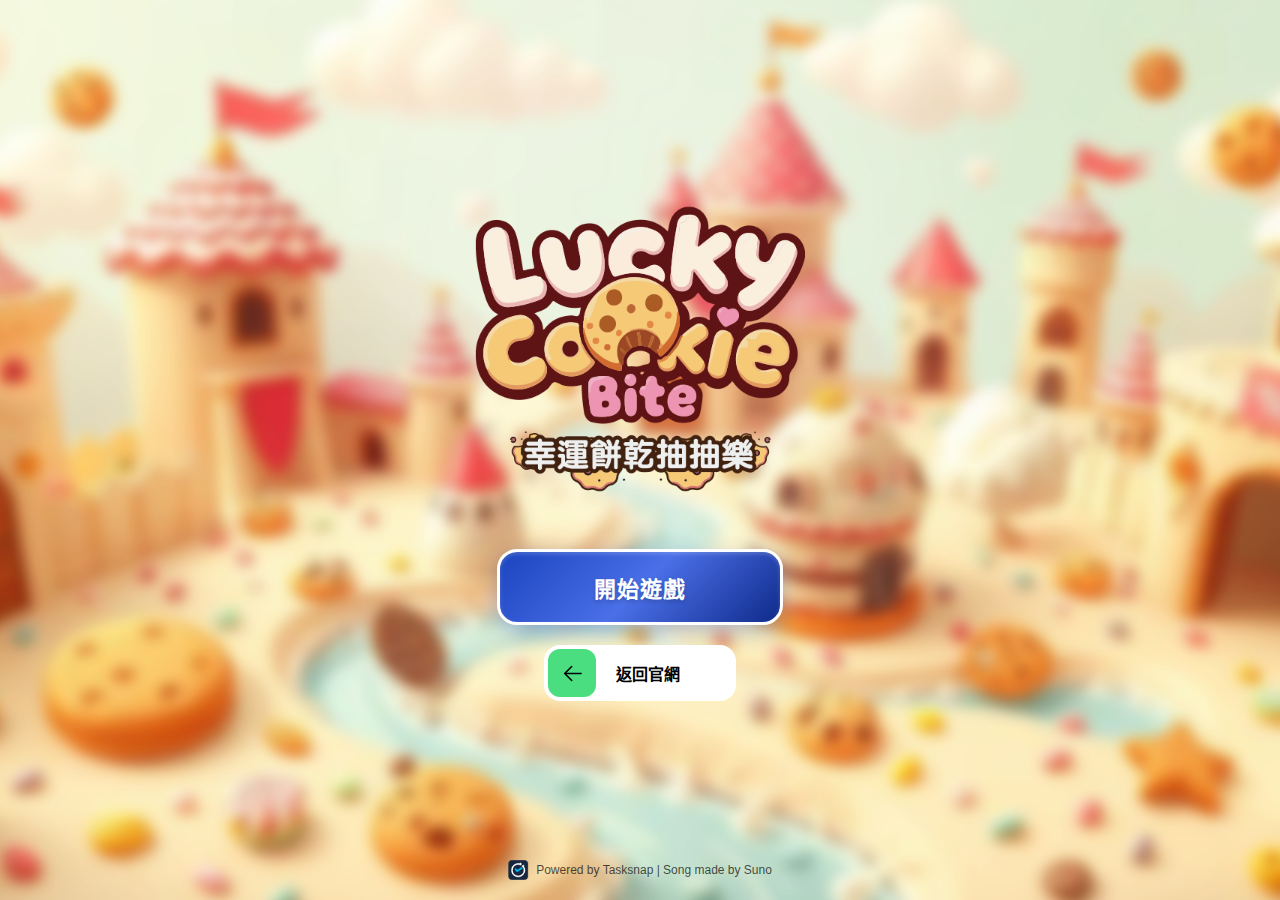
<file: index.html>
<!DOCTYPE html>
<html lang="zh-TW">
<head>
    <meta charset="UTF-8">
    <meta name="viewport" content="width=device-width, initial-scale=1.0, user-scalable=no">
    <title>幸運餅乾機</title>
    <link rel="stylesheet" href="https://cdnjs.cloudflare.com/ajax/libs/animate.css/4.1.1/animate.min.css">
    <link rel="stylesheet" href="start.css">
</head>
<body>
    <img src="png/gamelogo.png" alt="遊戲Logo" class="logo animate__animated animate__bounceInDown">
    
    <div class="button-container animate__animated animate__fadeInUp animate__delay-1s">
        <div data-tooltip="開始你的幸運之旅!" class="button start-btn" onclick="startGame()">
            <div class="button-wrapper">
                <div class="text">開始遊戲</div>
                <span class="icon">
                    👍 GOOD LUCK
                </span>
            </div>
        </div>
        <button class="home-btn" type="button" onclick="goHome()">
            <div class="home-btn-icon">
                <svg xmlns="http://www.w3.org/2000/svg" viewBox="0 0 1024 1024" height="25px" width="25px">
                    <path d="M224 480h640a32 32 0 1 1 0 64H224a32 32 0 0 1 0-64z" fill="#000000"></path>
                    <path d="m237.248 512 265.408 265.344a32 32 0 0 1-45.312 45.312l-288-288a32 32 0 0 1 0-45.312l288-288a32 32 0 1 1 45.312 45.312L237.248 512z" fill="#000000"></path>
                </svg>
            </div>
            <p class="home-btn-text">返回官網</p>
        </button>
    </div>
    
    <div class="footer">
        <img src="png/logo.png" alt="Tasksnap Logo" class="footer-logo">
        <span>Powered by Tasksnap | Song made by Suno</span>
    </div>

    <script src="audio.js"></script>
    <script src="start.js"></script>
</body>
</html>
</file>
<file: start.css>
body {
    margin: 0;
    padding: 0;
    background-image: url('png/bg.png');
    background-size: cover;
    background-position: center;
    background-repeat: no-repeat;
    min-height: 100vh;
    display: flex;
    flex-direction: column;
    justify-content: center;
    align-items: center;
    font-family: Arial, sans-serif;
}

.logo {
    max-width: 600px;
    width: 90%;
    margin-bottom: 50px;
}

.button-container {
    display: flex;
    flex-direction: column;
    gap: 20px;
    align-items: center;
}

/* 開始遊戲按鈕樣式 */
.start-btn.button {
    --width: 280px;
    --height: 70px;
    --tooltip-height: 35px;
    --tooltip-width: 150px;
    --gap-between-tooltip-to-button: 18px;
    --button-color: linear-gradient(135deg, #1B44BF 0%, #4A6FE7 50%, #0F2A8A 100%);
    --tooltip-color: #fff;
    width: var(--width);
    height: var(--height);
    background: var(--button-color);
    position: relative;
    text-align: center;
    border-radius: 20px;
    font-family: "Arial";
    transition: all 0.3s ease;
    cursor: pointer;
    border: 3px solid #fff;
    box-shadow: 0 8px 20px rgba(27, 68, 191, 0.3), inset 0 2px 4px rgba(255, 255, 255, 0.2);
    overflow: hidden;
}

.start-btn.button::before {
    position: absolute;
    content: attr(data-tooltip);
    width: var(--tooltip-width);
    height: var(--tooltip-height);
    background-color: #555;
    font-size: 0.9rem;
    color: #fff;
    border-radius: .25em;
    line-height: var(--tooltip-height);
    bottom: calc(var(--height) + var(--gap-between-tooltip-to-button) + 10px);
    left: calc(50% - var(--tooltip-width) / 2);
}

.start-btn.button::after {
    position: absolute;
    content: '';
    width: 0;
    height: 0;
    border: 10px solid transparent;
    border-top-color: #555;
    left: calc(50% - 10px);
    bottom: calc(100% + var(--gap-between-tooltip-to-button) - 10px);
}

.start-btn.button::after, .start-btn.button::before {
    opacity: 0;
    visibility: hidden;
    transition: all 0.5s;
}

.start-btn .text {
    display: flex;
    align-items: center;
    justify-content: center;
    font-size: 22px;
    font-weight: bold;
    text-shadow: 0 2px 4px rgba(0, 0, 0, 0.2);
    letter-spacing: 1px;
}

.start-btn .button-wrapper, .start-btn .text, .start-btn .icon {
    overflow: hidden;
    position: absolute;
    width: 100%;
    height: 100%;
    left: 0;
    color: #fff;
}

.start-btn .text {
    top: 0;
}

.start-btn .text, .start-btn .icon {
    transition: top 0.5s;
}

.start-btn .icon {
    color: #fff;
    top: 100%;
    display: flex;
    align-items: center;
    justify-content: center;
    font-size: 18px;
    font-weight: bold;
    text-shadow: 0 2px 4px rgba(0, 0, 0, 0.3);
    letter-spacing: 2px;
}

.start-btn.button:hover {
    background: linear-gradient(135deg, #0F2A8A 0%, #1B44BF 50%, #0A1F6B 100%);
    transform: translateY(-5px) scale(1.02);
    box-shadow: 0 15px 35px rgba(27, 68, 191, 0.5), inset 0 2px 4px rgba(255, 255, 255, 0.3);
}

.start-btn.button:hover .text {
    top: -100%;
}

.start-btn.button:hover .icon {
    top: 0;
}

.start-btn.button:hover:before, .start-btn.button:hover:after {
    opacity: 1;
    visibility: visible;
}

.start-btn.button:hover:after {
    bottom: calc(var(--height) + var(--gap-between-tooltip-to-button) - 20px);
}

.start-btn.button:hover:before {
    bottom: calc(var(--height) + var(--gap-between-tooltip-to-button));
}

/* 滑動按鈕樣式 */
.home-btn {
    background: white;
    text-align: center;
    width: 192px;
    border-radius: 16px;
    height: 56px;
    position: relative;
    color: black;
    font-size: 16px;
    font-weight: 600;
    border: none;
    cursor: pointer;
    overflow: hidden;
}

.home-btn-icon {
    background: #4ade80;
    border-radius: 12px;
    height: 48px;
    width: 25%;
    display: flex;
    align-items: center;
    justify-content: center;
    position: absolute;
    left: 4px;
    top: 4px;
    z-index: 10;
    transition: width 0.5s ease;
}

.home-btn:hover .home-btn-icon {
    width: 184px;
}

.home-btn-text {
    transform: translateX(8px);
    margin: 0;
    font-size: 16px;
    font-weight: 600;
}

/* 版權標示樣式 */
.footer {
    position: absolute;
    bottom: 20px;
    left: 50%;
    transform: translateX(-50%);
    display: flex;
    align-items: center;
    justify-content: center;
    gap: 8px;
    color: rgba(0, 0, 0, 0.7);
    font-size: 12px;
}

.footer-logo {
    width: 20px;
    height: 20px;
}
/* RWD 響應式設計 */
@media (max-width: 768px) {
    .logo {
        max-width: 80vw;
        margin-bottom: 30px;
    }
    
    .button {
        width: 200px;
        height: 50px;
        font-size: 16px;
    }
    
    .home-btn {
        width: 180px;
        height: 45px;
        font-size: 14px;
        padding: 8px 16px;
    }
    
    .home-btn-text {
        font-size: 14px;
    }
    
    .footer {
        font-size: 12px;
        padding: 15px;
    }
    
    .footer-logo {
        height: 25px;
    }
}

@media (max-width: 480px) {
    .logo {
        max-width: 90vw;
        margin-bottom: 20px;
    }
    
    .button {
        width: 180px;
        height: 45px;
        font-size: 14px;
    }
    
    .button .text {
        font-size: 14px;
    }
    
    .button .icon {
        font-size: 10px;
    }
    
    .footer {
        font-size: 10px;
        padding: 10px;
    }
    
    .footer-logo {
        height: 20px;
    }
}
</file>
